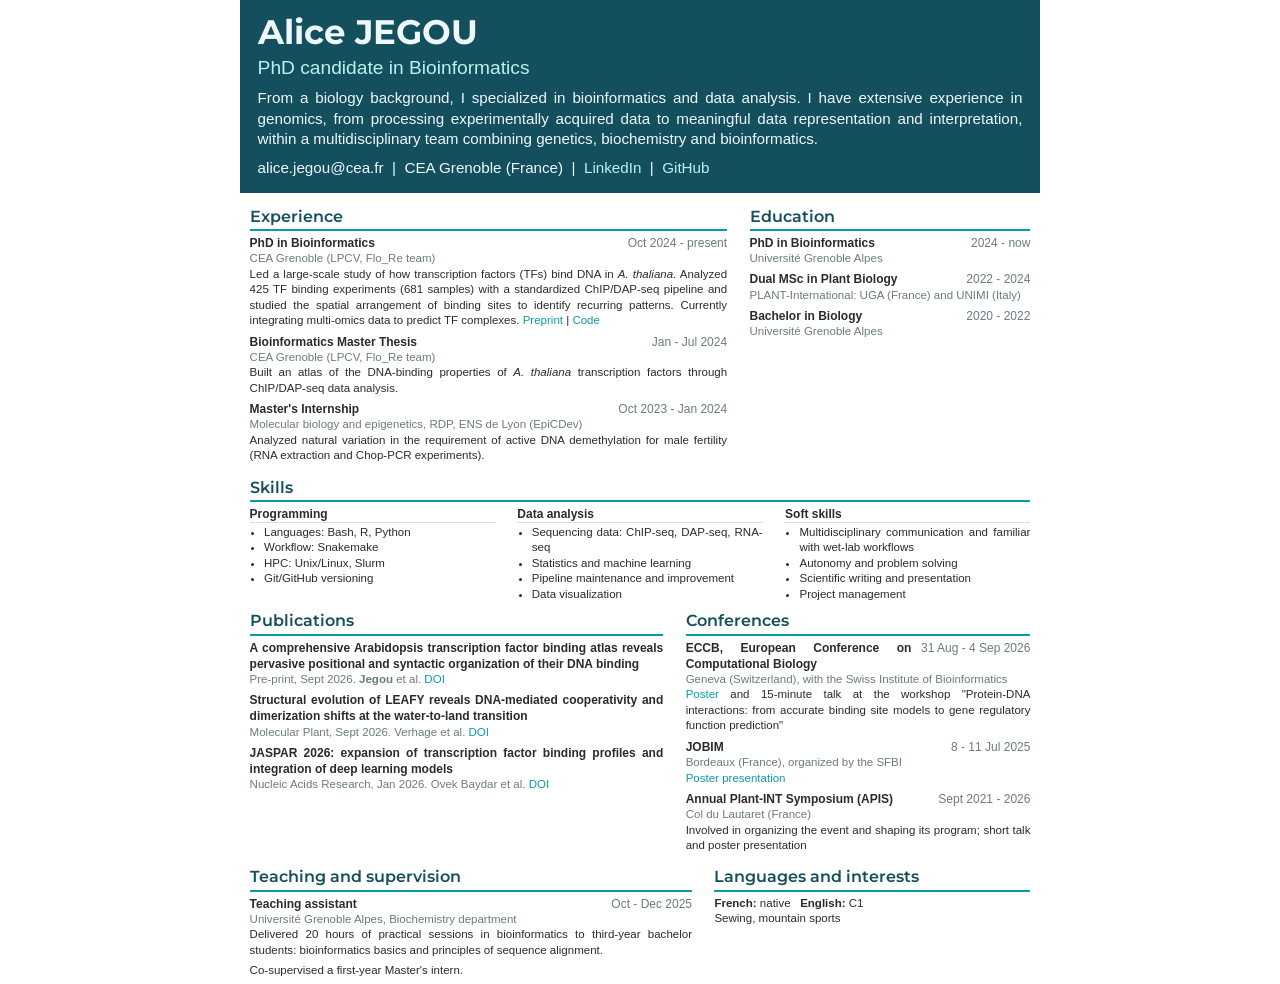
<file: index.html>
<!DOCTYPE html>
<html lang="en">
<head>
<meta charset="UTF-8">
<meta name="viewport" content="width=device-width, initial-scale=1.0">
<title>Alice_JEGOU_Resume_2026</title>
<link href="https://fonts.googleapis.com/css2?family=Montserrat:wght@400;600;700&display=swap" rel="stylesheet">
<style>
  :root { --dark: #134F5C; --accent: #0A9BAA; --pale: #BFEFF3; --grey: #6b7b80; }
  @page { size: A4; margin: 7mm; }
  * { box-sizing: border-box; }
  body {
    font-family: Calibri, 'Segoe UI', Arial, sans-serif;
    text-align: justify;
    line-height: 1.35;
    color: #2b2b2b;
    max-width: 50rem;
    margin: 0 auto;
    -webkit-print-color-adjust: exact;
    print-color-adjust: exact;
  }
  header { background: var(--dark); color: aliceblue; padding: 0.9rem 1.1rem; }
  h1 {
    font-family: 'Montserrat', sans-serif;
    font-size: 2.1rem;
    font-weight: 700;
    line-height: 1.1;
    margin: 0;
  }
  .role { font-size: 1.2rem; color: var(--pale); margin: 0.2rem 0 0.5rem; }
  .pitch { font-size: 0.95rem; margin: 0 0 0.5rem; text-align: justify; }
  .contact { font-size: 0.95rem; margin: 0; }
  header a { color: var(--pale); }
  main { padding: 0.3rem 0.6rem; }
  h2 {
    font-family: 'Montserrat', sans-serif;
    font-size: 1rem;
    font-weight: 600;
    color: var(--dark);
    border-bottom: 2px solid var(--accent);
    margin: 0.5rem 0 0.25rem;
    padding-bottom: 0.1rem;
  }
  h3 {
    display: flex;
    justify-content: space-between;
    gap: 0.6rem;
    font-size: 0.75rem;
    margin: 0;
  }
  .date { font-weight: 400; color: var(--grey); white-space: nowrap; }
  h4 { font-size: 0.72rem; font-weight: 400; color: var(--grey); margin: 0; }
  p { font-size: 0.72rem; margin: 0; }
  a { color: var(--accent); text-decoration: none; }
  a:hover { text-decoration: underline; }
  .item { margin-bottom: 0.3rem; }
  .row { display: grid; gap: 0 1.4rem; }
  .cols-a { grid-template-columns: 1.7fr 1fr; }
  .cols-b { grid-template-columns: 1.2fr 1fr; }
  .cols-c { grid-template-columns: 1.4fr 1fr; }
  .skills { display: grid; grid-template-columns: repeat(3, 1fr); gap: 0 1.4rem; }
  .skills h3 { border-bottom: 1px solid #ddd; margin-bottom: 0.1rem; }
  ul { margin: 0; padding-left: 0.9rem; }
  li { font-size: 0.72rem; }
  @media (max-width: 40rem) {
    .row, .skills { grid-template-columns: 1fr; }
  }
</style>
</head>

<body>
<header>
  <h1>Alice JEGOU</h1>
  <div class="role">PhD candidate in Bioinformatics</div>
  <p class="pitch">
    From a biology background, I specialized in bioinformatics and data
    analysis. I have extensive experience in genomics, from processing
    experimentally acquired data to meaningful data representation
    and interpretation, within a multidisciplinary team combining genetics,
    biochemistry and bioinformatics.
  </p>
  <p class="contact">
    alice.jegou@cea.fr &nbsp;|&nbsp; CEA Grenoble (France) &nbsp;|&nbsp;
    <a href="https://www.linkedin.com/in/alice-jegou-9a885a200/"
       target="_blank">LinkedIn</a> &nbsp;|&nbsp;
    <a href="https://github.com/alicejegou" target="_blank">GitHub</a>
  </p>
</header>

<main>
  <div class="row cols-a">
    <section>
      <h2>Experience</h2>
      <div class="item">
        <h3>PhD in Bioinformatics <span class="date">Oct 2024 - present</span></h3>
        <h4>CEA Grenoble (LPCV, Flo_Re team)</h4>
        <p>
          Led a large-scale study of how transcription factors (TFs) bind DNA
          in <i>A. thaliana</i>. Analyzed 425 TF binding experiments
          (681 samples) with a standardized ChIP/DAP-seq pipeline and studied
          the spatial arrangement of binding sites to identify recurring
          patterns. Currently integrating multi-omics data to predict TF
          complexes.
          <a href="https://doi.org/10.64898/2026.09.23.753179"
             target="_blank">Preprint</a> |
          <a href="https://github.com/Bioinfo-LPCV-RDF/TF_genomic_analysis_v2"
             target="_blank">Code</a>
        </p>
      </div>
      <div class="item">
        <h3>Bioinformatics Master Thesis <span class="date">Jan - Jul 2024</span></h3>
        <h4>CEA Grenoble (LPCV, Flo_Re team)</h4>
        <p>
            Built an atlas of the DNA-binding properties of <i>A. thaliana</i>
            transcription factors through ChIP/DAP-seq data analysis.
        </p>
      </div>
      <div class="item">
        <h3>Master's Internship <span class="date">Oct 2023 - Jan 2024</span></h3>
        <h4>Molecular biology and epigenetics, RDP, ENS de Lyon (EpiCDev)</h4>
        <p>
            Analyzed natural variation in the requirement of active DNA
            demethylation for male fertility (RNA extraction and Chop-PCR
            experiments).
          </p>
      </div>
    </section>

    <section>
      <h2>Education</h2>
      <div class="item">
        <h3>PhD in Bioinformatics <span class="date">2024 - now</span></h3>
        <h4>Université Grenoble Alpes</h4>
      </div>
      <div class="item">
        <h3>Dual MSc in Plant Biology <span class="date">2022 - 2024</span></h3>
        <h4>PLANT-International: UGA (France) and UNIMI (Italy)</h4>
      </div>
      <div class="item">
        <h3>Bachelor in Biology <span class="date">2020 - 2022</span></h3>
        <h4>Université Grenoble Alpes</h4>
      </div>
    </section>
  </div>

  <section>
    <h2>Skills</h2>
    <div class="skills">
      <div>
        <h3>Programming</h3>
        <ul>
          <li>Languages: Bash, R, Python</li>
          <li>Workflow: Snakemake</li>
          <li>HPC: Unix/Linux, Slurm</li>
          <li>Git/GitHub versioning</li>
        </ul>
      </div>
      <div>
        <h3>Data analysis</h3>
        <ul>
          <li>Sequencing data: ChIP-seq, DAP-seq, RNA-seq</li>
          <li>Statistics and machine learning</li>
          <li>Pipeline maintenance and improvement</li>
          <li>Data visualization</li>
        </ul>
      </div>
      <div>
        <h3>Soft skills</h3>
        <ul>
          <li>Multidisciplinary communication and familiar with wet-lab workflows</li>
          <li>Autonomy and problem solving</li>
          <li>Scientific writing and presentation</li>
          <li>Project management</li>
        </ul>
      </div>
    </div>
  </section>

  <div class="row cols-b">
    <section>
      <h2>Publications</h2>
      <div class="item">
        <h3>A comprehensive Arabidopsis transcription factor binding atlas
          reveals pervasive positional and syntactic organization of their
          DNA binding</h3>
        <h4>Pre-print, Sept 2026. <b>Jegou</b> et al.
          <a href="https://doi.org/10.64898/2026.09.23.753179"
             target="_blank">DOI</a></h4>
      </div>
      <div class="item">
        <h3>Structural evolution of LEAFY reveals DNA-mediated cooperativity
          and dimerization shifts at the water-to-land transition</h3>
        <h4>Molecular Plant, Sept 2026. Verhage et al.
          <a href="https://doi.org/10.1016/j.molp.2026.09.009"
             target="_blank">DOI</a></h4>
      </div>
      <div class="item">
        <h3>JASPAR 2026: expansion of transcription factor binding profiles
          and integration of deep learning models</h3>
        <h4>Nucleic Acids Research, Jan 2026. Ovek Baydar et al.
          <a href="https://doi.org/10.1093/nar/gkaf1209"
             target="_blank">DOI</a></h4>
      </div>
    </section>

    <section>
      <h2>Conferences</h2>
      <div class="item">
        <h3>ECCB, European Conference on Computational Biology
          <span class="date">31 Aug - 4 Sep 2026</span></h3>
        <h4>Geneva (Switzerland), with the Swiss Institute of
          Bioinformatics</h4>
        <p>
          <a href="https://github.com/alicejegou/ECCB_2026_poster/blob/main/ECCB2026_Alice_JEGOU_poster.pdf"
             target="_blank">Poster</a> and 15-minute talk at the workshop
          "Protein-DNA interactions: from accurate binding site models to
          gene regulatory function prediction"
        </p>
      </div>
      <div class="item">
        <h3>JOBIM <span class="date">8 - 11 Jul 2025</span></h3>
        <h4>Bordeaux (France), organized by the SFBI</h4>
        <p>
          <a href="https://github.com/alicejegou/JOBIM_2025_poster/blob/main/poster_JOBIM2025_git.pdf"
             target="_blank">Poster presentation</a>
        </p>
      </div>
      <div class="item">
        <h3>Annual Plant-INT Symposium (APIS)
          <span class="date">Sept 2021 - 2026</span></h3>
        <h4>Col du Lautaret (France)</h4>
        <p>
          Involved in organizing the event and shaping its program; short
          talk and poster presentation
        </p>
      </div>
    </section>
  </div>

  <div class="row cols-c">
    <section>
      <h2>Teaching and supervision</h2>
      <div class="item">
        <h3>Teaching assistant <span class="date">Oct - Dec 2025</span></h3>
        <h4>Université Grenoble Alpes, Biochemistry department</h4>
        <p>
          Delivered 20 hours of practical sessions in bioinformatics to
          third-year bachelor students: bioinformatics basics and principles
          of sequence alignment.
        </p>
      </div>
      <p>Co-supervised a first-year Master's intern.</p>
    </section>

    <section>
      <h2>Languages and interests</h2>
      <p><b>French:</b> native &nbsp; <b>English:</b> C1</p>
      <p>Sewing, mountain sports</p>
    </section>
  </div>
</main>
</body>
</html>
</file>
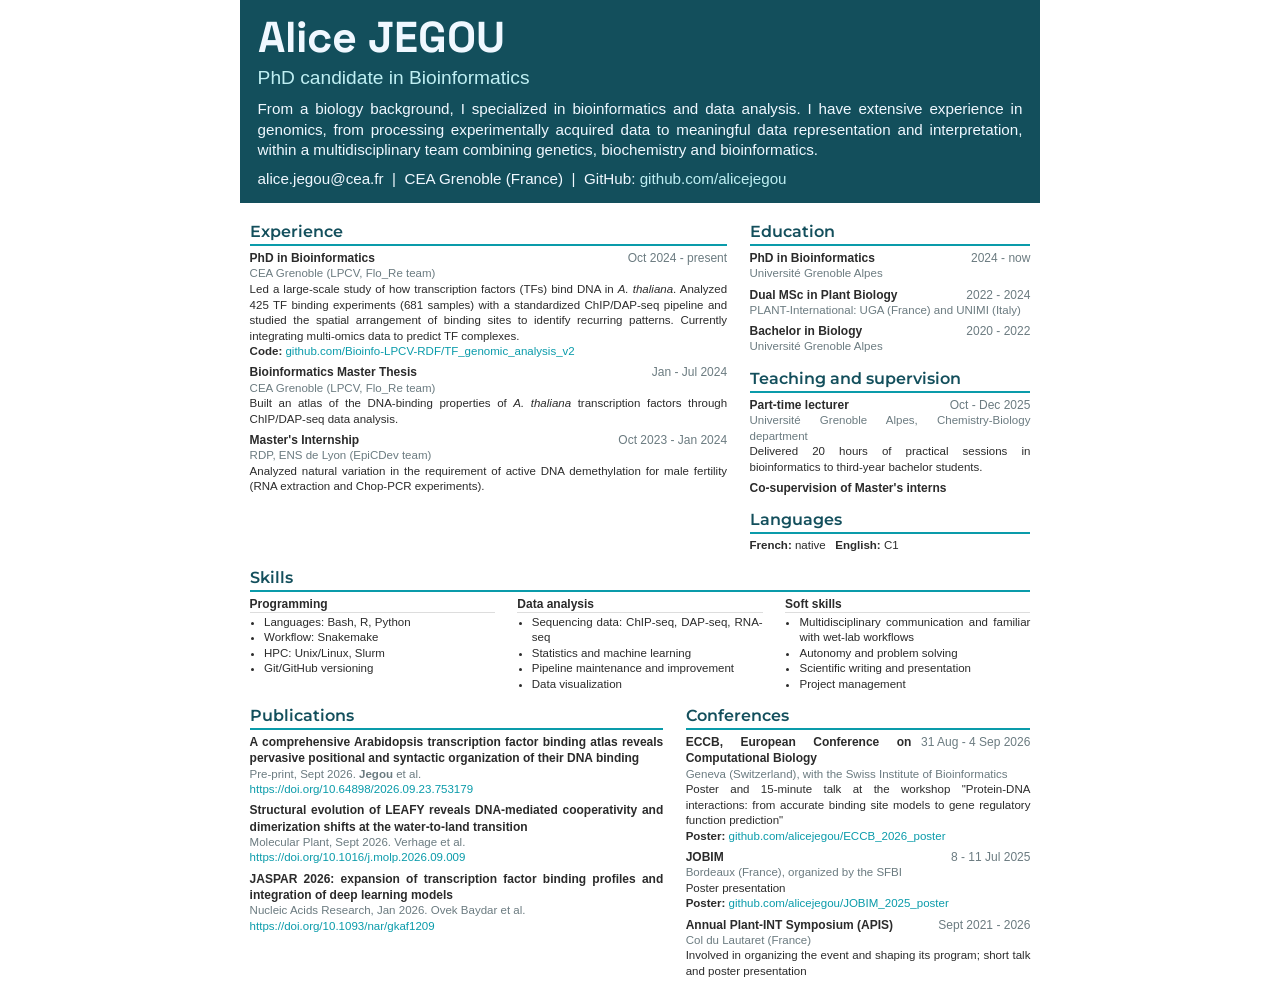
<file: en/index.html>
<!DOCTYPE html>
<html lang="en">
<head>
<meta charset="UTF-8">
<meta name="viewport" content="width=device-width, initial-scale=1.0">
<title>Alice_JEGOU_Resume_2026</title>
<link href="https://fonts.googleapis.com/css2?family=Montserrat:wght@400;600;700&family=Space+Grotesk:wght@700&display=swap"
      rel="stylesheet">
<style>
  :root { --dark: #134F5C; --accent: #0A9BAA; --pale: #BFEFF3; --grey: #6b7b80; }
  @page { size: A4; margin: 7mm; }
  * { box-sizing: border-box; }
  body {
    font-family: Calibri, 'Segoe UI', Arial, sans-serif;
    text-align: justify;
    line-height: 1.35;
    color: #2b2b2b;
    max-width: 50rem;
    margin: 0 auto;
    -webkit-print-color-adjust: exact;
    print-color-adjust: exact;
  }
  header { background: var(--dark); color: aliceblue; padding: 0.9rem 1.1rem; }
  h1 {
    font-family: 'Space Grotesk', 'Montserrat', sans-serif;
    font-size: 2.7rem;
    font-weight: 700;
    line-height: 1.1;
    margin: 0;
  }
  .role { font-size: 1.2rem; color: var(--pale); margin: 0.2rem 0 0.5rem; }
  .pitch { font-size: 0.95rem; margin: 0 0 0.5rem; text-align: justify; }
  .contact { font-size: 0.95rem; margin: 0; text-align: left; }
  header a { color: var(--pale); }
  main { padding: 0.3rem 0.6rem; }
  h2 {
    font-family: 'Montserrat', sans-serif;
    font-size: 1rem;
    font-weight: 600;
    color: var(--dark);
    border-bottom: 2px solid var(--accent);
    margin: 0.8rem 0 0.25rem;
    padding-bottom: 0.1rem;
  }
  h3 {
    display: flex;
    justify-content: space-between;
    gap: 0.6rem;
    font-size: 0.75rem;
    margin: 0;
  }
  .date { font-weight: 400; color: var(--grey); white-space: nowrap; }
  h4 { font-size: 0.72rem; font-weight: 400; color: var(--grey); margin: 0; }
  p { font-size: 0.72rem; margin: 0; }
  a { color: var(--accent); text-decoration: none; overflow-wrap: anywhere; }
  a:hover { text-decoration: underline; }
  .item { margin-bottom: 0.3rem; }
  .row { display: grid; gap: 0 1.4rem; }
  .cols-a { grid-template-columns: 1.7fr 1fr; }
  .cols-b { grid-template-columns: 1.2fr 1fr; }
  .skills { display: grid; grid-template-columns: repeat(3, 1fr); gap: 0 1.4rem; }
  .skills h3 { border-bottom: 1px solid #ddd; margin-bottom: 0.1rem; }
  ul { margin: 0; padding-left: 0.9rem; }
  li { font-size: 0.72rem; }
  @media (max-width: 40rem) {
    .row, .skills { grid-template-columns: 1fr; }
  }
</style>
</head>

<body>
<header>
  <h1>Alice JEGOU</h1>
  <div class="role">PhD candidate in Bioinformatics</div>
  <p class="pitch">
    From a biology background, I specialized in bioinformatics and data
    analysis. I have extensive experience in genomics, from processing
    experimentally acquired data to meaningful data representation
    and interpretation, within a multidisciplinary team combining genetics,
    biochemistry and bioinformatics.
  </p>
  <p class="contact">
    alice.jegou@cea.fr &nbsp;|&nbsp; CEA Grenoble (France) &nbsp;|&nbsp;
    GitHub:
    <a href="https://github.com/alicejegou"
       target="_blank">github.com/alicejegou</a>
  </p>
</header>

<main>
  <div class="row cols-a">
    <section>
      <h2>Experience</h2>
      <div class="item">
        <h3>PhD in Bioinformatics <span class="date">Oct 2024 - present</span></h3>
        <h4>CEA Grenoble (LPCV, Flo_Re team)</h4>
        <p>
          Led a large-scale study of how transcription factors (TFs) bind DNA
          in <i>A. thaliana</i>. Analyzed 425 TF binding experiments
          (681 samples) with a standardized ChIP/DAP-seq pipeline and studied
          the spatial arrangement of binding sites to identify recurring
          patterns. Currently integrating multi-omics data to predict TF
          complexes.
        </p>
        <p>
          <b>Code:</b>
          <a href="https://github.com/Bioinfo-LPCV-RDF/TF_genomic_analysis_v2"
             target="_blank"
             >github.com/Bioinfo-LPCV-RDF/TF_genomic_analysis_v2</a>
        </p>
      </div>
      <div class="item">
        <h3>Bioinformatics Master Thesis <span class="date">Jan - Jul 2024</span></h3>
        <h4>CEA Grenoble (LPCV, Flo_Re team)</h4>
        <p>
            Built an atlas of the DNA-binding properties of <i>A. thaliana</i>
            transcription factors through ChIP/DAP-seq data analysis.
        </p>
      </div>
      <div class="item">
        <h3>Master's Internship <span class="date">Oct 2023 - Jan 2024</span></h3>
        <h4>RDP, ENS de Lyon (EpiCDev team)</h4>
        <p>
            Analyzed natural variation in the requirement of active DNA
            demethylation for male fertility (RNA extraction and Chop-PCR
            experiments).
          </p>
      </div>
    </section>

    <section>
      <h2>Education</h2>
      <div class="item">
        <h3>PhD in Bioinformatics <span class="date">2024 - now</span></h3>
        <h4>Université Grenoble Alpes</h4>
      </div>
      <div class="item">
        <h3>Dual MSc in Plant Biology <span class="date">2022 - 2024</span></h3>
        <h4>PLANT-International: UGA (France) and UNIMI (Italy)</h4>
      </div>
      <div class="item">
        <h3>Bachelor in Biology <span class="date">2020 - 2022</span></h3>
        <h4>Université Grenoble Alpes</h4>
      </div>

      <h2>Teaching and supervision</h2>
      <div class="item">
        <h3>Part-time lecturer <span class="date">Oct - Dec 2025</span></h3>
        <h4>Université Grenoble Alpes, Chemistry-Biology department</h4>
        <p>
          Delivered 20 hours of practical sessions in bioinformatics to
          third-year bachelor students.
        </p>
      </div>
      <div class="item">
        <h3>Co-supervision of Master's interns</h3>
      </div>

      <h2>Languages</h2>
      <p><b>French:</b> native &nbsp; <b>English:</b> C1</p>
    </section>
  </div>

  <section>
    <h2>Skills</h2>
    <div class="skills">
      <div>
        <h3>Programming</h3>
        <ul>
          <li>Languages: Bash, R, Python</li>
          <li>Workflow: Snakemake</li>
          <li>HPC: Unix/Linux, Slurm</li>
          <li>Git/GitHub versioning</li>
        </ul>
      </div>
      <div>
        <h3>Data analysis</h3>
        <ul>
          <li>Sequencing data: ChIP-seq, DAP-seq, RNA-seq</li>
          <li>Statistics and machine learning</li>
          <li>Pipeline maintenance and improvement</li>
          <li>Data visualization</li>
        </ul>
      </div>
      <div>
        <h3>Soft skills</h3>
        <ul>
          <li>Multidisciplinary communication and familiar with wet-lab workflows</li>
          <li>Autonomy and problem solving</li>
          <li>Scientific writing and presentation</li>
          <li>Project management</li>
        </ul>
      </div>
    </div>
  </section>

  <div class="row cols-b">
    <section>
      <h2>Publications</h2>
      <div class="item">
        <h3>A comprehensive Arabidopsis transcription factor binding atlas
          reveals pervasive positional and syntactic organization of their
          DNA binding</h3>
        <h4>Pre-print, Sept 2026. <b>Jegou</b> et al.<br>
          <a href="https://doi.org/10.64898/2026.09.23.753179"
             target="_blank">https://doi.org/10.64898/2026.09.23.753179</a></h4>
      </div>
      <div class="item">
        <h3>Structural evolution of LEAFY reveals DNA-mediated cooperativity
          and dimerization shifts at the water-to-land transition</h3>
        <h4>Molecular Plant, Sept 2026. Verhage et al.<br>
          <a href="https://doi.org/10.1016/j.molp.2026.09.009"
             target="_blank">https://doi.org/10.1016/j.molp.2026.09.009</a></h4>
      </div>
      <div class="item">
        <h3>JASPAR 2026: expansion of transcription factor binding profiles
          and integration of deep learning models</h3>
        <h4>Nucleic Acids Research, Jan 2026. Ovek Baydar et al.<br>
          <a href="https://doi.org/10.1093/nar/gkaf1209"
             target="_blank">https://doi.org/10.1093/nar/gkaf1209</a></h4>
      </div>
    </section>

    <section>
      <h2>Conferences</h2>
      <div class="item">
        <h3>ECCB, European Conference on Computational Biology
          <span class="date">31 Aug - 4 Sep 2026</span></h3>
        <h4>Geneva (Switzerland), with the Swiss Institute of
          Bioinformatics</h4>
        <p>
          Poster and 15-minute talk at the workshop "Protein-DNA
          interactions: from accurate binding site models to gene regulatory
          function prediction"<br>
          <b>Poster:</b>
          <a href="https://github.com/alicejegou/ECCB_2026_poster/blob/main/ECCB2026_Alice_JEGOU_poster.pdf"
             target="_blank">github.com/alicejegou/ECCB_2026_poster</a>
        </p>
      </div>
      <div class="item">
        <h3>JOBIM <span class="date">8 - 11 Jul 2025</span></h3>
        <h4>Bordeaux (France), organized by the SFBI</h4>
        <p>
          Poster presentation<br>
          <b>Poster:</b>
          <a href="https://github.com/alicejegou/JOBIM_2025_poster/blob/main/poster_JOBIM2025_git.pdf"
             target="_blank">github.com/alicejegou/JOBIM_2025_poster</a>
        </p>
      </div>
      <div class="item">
        <h3>Annual Plant-INT Symposium (APIS)
          <span class="date">Sept 2021 - 2026</span></h3>
        <h4>Col du Lautaret (France)</h4>
        <p>
          Involved in organizing the event and shaping its program; short
          talk and poster presentation
        </p>
      </div>
    </section>
  </div>
</main>
</body>
</html>
</file>
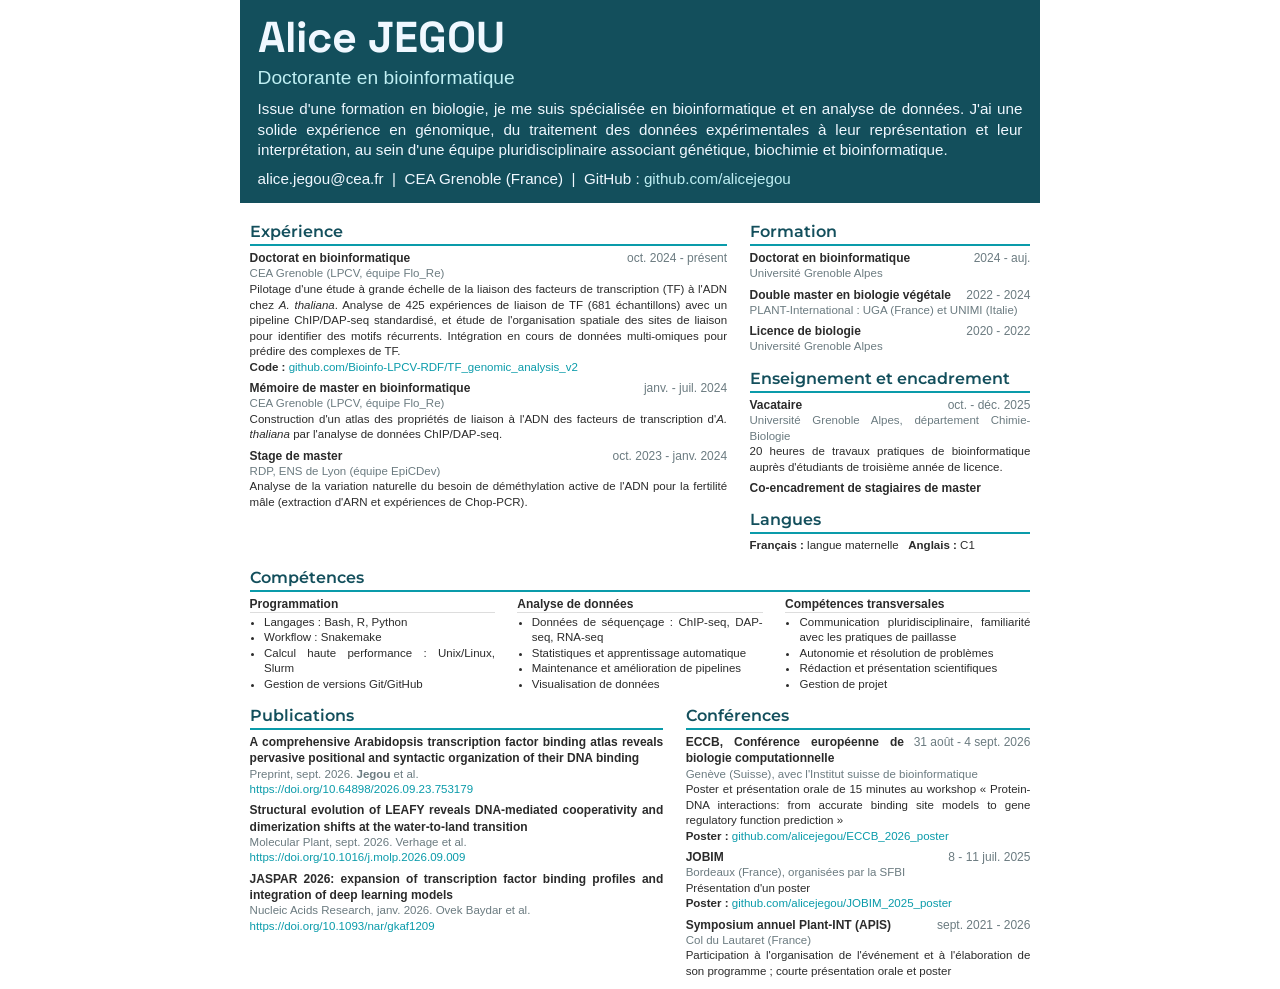
<file: fr/index.html>
<!DOCTYPE html>
<html lang="fr">
<head>
<meta charset="UTF-8">
<meta name="viewport" content="width=device-width, initial-scale=1.0">
<title>Alice_JEGOU_CV_2026</title>
<link href="https://fonts.googleapis.com/css2?family=Montserrat:wght@400;600;700&family=Space+Grotesk:wght@700&display=swap"
      rel="stylesheet">
<style>
  :root { --dark: #134F5C; --accent: #0A9BAA; --pale: #BFEFF3; --grey: #6b7b80; }
  @page { size: A4; margin: 7mm; }
  * { box-sizing: border-box; }
  body {
    font-family: Calibri, 'Segoe UI', Arial, sans-serif;
    text-align: justify;
    line-height: 1.35;
    color: #2b2b2b;
    max-width: 50rem;
    margin: 0 auto;
    -webkit-print-color-adjust: exact;
    print-color-adjust: exact;
  }
  header { background: var(--dark); color: aliceblue; padding: 0.9rem 1.1rem; }
  h1 {
    font-family: 'Space Grotesk', 'Montserrat', sans-serif;
    font-size: 2.7rem;
    font-weight: 700;
    line-height: 1.1;
    margin: 0;
  }
  .role { font-size: 1.2rem; color: var(--pale); margin: 0.2rem 0 0.5rem; }
  .pitch { font-size: 0.95rem; margin: 0 0 0.5rem; text-align: justify; }
  .contact { font-size: 0.95rem; margin: 0; text-align: left; }
  header a { color: var(--pale); }
  main { padding: 0.3rem 0.6rem; }
  h2 {
    font-family: 'Montserrat', sans-serif;
    font-size: 1rem;
    font-weight: 600;
    color: var(--dark);
    border-bottom: 2px solid var(--accent);
    margin: 0.8rem 0 0.25rem;
    padding-bottom: 0.1rem;
  }
  h3 {
    display: flex;
    justify-content: space-between;
    gap: 0.6rem;
    font-size: 0.75rem;
    margin: 0;
  }
  .date { font-weight: 400; color: var(--grey); white-space: nowrap; }
  h4 { font-size: 0.72rem; font-weight: 400; color: var(--grey); margin: 0; }
  p { font-size: 0.72rem; margin: 0; }
  a { color: var(--accent); text-decoration: none; overflow-wrap: anywhere; }
  a:hover { text-decoration: underline; }
  .item { margin-bottom: 0.3rem; }
  .row { display: grid; gap: 0 1.4rem; }
  .cols-a { grid-template-columns: 1.7fr 1fr; }
  .cols-b { grid-template-columns: 1.2fr 1fr; }
  .skills { display: grid; grid-template-columns: repeat(3, 1fr); gap: 0 1.4rem; }
  .skills h3 { border-bottom: 1px solid #ddd; margin-bottom: 0.1rem; }
  ul { margin: 0; padding-left: 0.9rem; }
  li { font-size: 0.72rem; }
  @media (max-width: 40rem) {
    .row, .skills { grid-template-columns: 1fr; }
  }
</style>
</head>

<body>
<header>
  <h1>Alice JEGOU</h1>
  <div class="role">Doctorante en bioinformatique</div>
  <p class="pitch">
    Issue d'une formation en biologie, je me suis spécialisée en
    bioinformatique et en analyse de données. J'ai une solide expérience en
    génomique, du traitement des données expérimentales à leur représentation
    et leur interprétation, au sein d'une équipe pluridisciplinaire associant
    génétique, biochimie et bioinformatique.
  </p>
  <p class="contact">
    alice.jegou@cea.fr &nbsp;|&nbsp; CEA Grenoble (France) &nbsp;|&nbsp;
    GitHub&nbsp;:
    <a href="https://github.com/alicejegou"
       target="_blank">github.com/alicejegou</a>
  </p>
</header>

<main>
  <div class="row cols-a">
    <section>
      <h2>Expérience</h2>
      <div class="item">
        <h3>Doctorat en bioinformatique
          <span class="date">oct. 2024 - présent</span></h3>
        <h4>CEA Grenoble (LPCV, équipe Flo_Re)</h4>
        <p>
          Pilotage d'une étude à grande échelle de la liaison des facteurs de
          transcription (TF) à l'ADN chez <i>A. thaliana</i>. Analyse de 425
          expériences de liaison de TF (681 échantillons) avec un pipeline
          ChIP/DAP-seq standardisé, et étude de l'organisation spatiale des
          sites de liaison pour identifier des motifs récurrents. Intégration
          en cours de données multi-omiques pour prédire des complexes de TF.
        </p>
        <p>
          <b>Code&nbsp;:</b>
          <a href="https://github.com/Bioinfo-LPCV-RDF/TF_genomic_analysis_v2"
             target="_blank"
             >github.com/Bioinfo-LPCV-RDF/TF_genomic_analysis_v2</a>
        </p>
      </div>
      <div class="item">
        <h3>Mémoire de master en bioinformatique
          <span class="date">janv. - juil. 2024</span></h3>
        <h4>CEA Grenoble (LPCV, équipe Flo_Re)</h4>
        <p>
            Construction d'un atlas des propriétés de liaison à l'ADN des
            facteurs de transcription d'<i>A. thaliana</i> par l'analyse de
            données ChIP/DAP-seq.
        </p>
      </div>
      <div class="item">
        <h3>Stage de master
          <span class="date">oct. 2023 - janv. 2024</span></h3>
        <h4>RDP, ENS de Lyon (équipe EpiCDev)</h4>
        <p>
            Analyse de la variation naturelle du besoin de déméthylation
            active de l'ADN pour la fertilité mâle (extraction d'ARN et
            expériences de Chop-PCR).
          </p>
      </div>
    </section>

    <section>
      <h2>Formation</h2>
      <div class="item">
        <h3>Doctorat en bioinformatique
          <span class="date">2024 - auj.</span></h3>
        <h4>Université Grenoble Alpes</h4>
      </div>
      <div class="item">
        <h3>Double master en biologie végétale
          <span class="date">2022 - 2024</span></h3>
        <h4>PLANT-International&nbsp;: UGA (France) et UNIMI (Italie)</h4>
      </div>
      <div class="item">
        <h3>Licence de biologie <span class="date">2020 - 2022</span></h3>
        <h4>Université Grenoble Alpes</h4>
      </div>

      <h2>Enseignement et encadrement</h2>
      <div class="item">
        <h3>Vacataire <span class="date">oct. - déc. 2025</span></h3>
        <h4>Université Grenoble Alpes, département Chimie-Biologie</h4>
        <p>
          20 heures de travaux pratiques de bioinformatique auprès
          d'étudiants de troisième année de licence.
        </p>
      </div>
      <div class="item">
        <h3>Co-encadrement de stagiaires de master</h3>
      </div>

      <h2>Langues</h2>
      <p><b>Français&nbsp;:</b> langue maternelle &nbsp;
        <b>Anglais&nbsp;:</b> C1</p>
    </section>
  </div>

  <section>
    <h2>Compétences</h2>
    <div class="skills">
      <div>
        <h3>Programmation</h3>
        <ul>
          <li>Langages&nbsp;: Bash, R, Python</li>
          <li>Workflow&nbsp;: Snakemake</li>
          <li>Calcul haute performance&nbsp;: Unix/Linux, Slurm</li>
          <li>Gestion de versions Git/GitHub</li>
        </ul>
      </div>
      <div>
        <h3>Analyse de données</h3>
        <ul>
          <li>Données de séquençage&nbsp;: ChIP-seq, DAP-seq, RNA-seq</li>
          <li>Statistiques et apprentissage automatique</li>
          <li>Maintenance et amélioration de pipelines</li>
          <li>Visualisation de données</li>
        </ul>
      </div>
      <div>
        <h3>Compétences transversales</h3>
        <ul>
          <li>Communication pluridisciplinaire, familiarité avec les
            pratiques de paillasse</li>
          <li>Autonomie et résolution de problèmes</li>
          <li>Rédaction et présentation scientifiques</li>
          <li>Gestion de projet</li>
        </ul>
      </div>
    </div>
  </section>

  <div class="row cols-b">
    <section>
      <h2>Publications</h2>
      <div class="item">
        <h3>A comprehensive Arabidopsis transcription factor binding atlas
          reveals pervasive positional and syntactic organization of their
          DNA binding</h3>
        <h4>Preprint, sept. 2026. <b>Jegou</b> et al.<br>
          <a href="https://doi.org/10.64898/2026.09.23.753179"
             target="_blank">https://doi.org/10.64898/2026.09.23.753179</a></h4>
      </div>
      <div class="item">
        <h3>Structural evolution of LEAFY reveals DNA-mediated cooperativity
          and dimerization shifts at the water-to-land transition</h3>
        <h4>Molecular Plant, sept. 2026. Verhage et al.<br>
          <a href="https://doi.org/10.1016/j.molp.2026.09.009"
             target="_blank">https://doi.org/10.1016/j.molp.2026.09.009</a></h4>
      </div>
      <div class="item">
        <h3>JASPAR 2026: expansion of transcription factor binding profiles
          and integration of deep learning models</h3>
        <h4>Nucleic Acids Research, janv. 2026. Ovek Baydar et al.<br>
          <a href="https://doi.org/10.1093/nar/gkaf1209"
             target="_blank">https://doi.org/10.1093/nar/gkaf1209</a></h4>
      </div>
    </section>

    <section>
      <h2>Conférences</h2>
      <div class="item">
        <h3>ECCB, Conférence européenne de biologie computationnelle
          <span class="date">31 août - 4 sept. 2026</span></h3>
        <h4>Genève (Suisse), avec l'Institut suisse de bioinformatique</h4>
        <p>
          Poster et présentation orale de 15 minutes au workshop
          «&nbsp;Protein-DNA interactions: from accurate binding site models
          to gene regulatory function prediction&nbsp;»<br>
          <b>Poster&nbsp;:</b>
          <a href="https://github.com/alicejegou/ECCB_2026_poster/blob/main/ECCB2026_Alice_JEGOU_poster.pdf"
             target="_blank">github.com/alicejegou/ECCB_2026_poster</a>
        </p>
      </div>
      <div class="item">
        <h3>JOBIM <span class="date">8 - 11 juil. 2025</span></h3>
        <h4>Bordeaux (France), organisées par la SFBI</h4>
        <p>
          Présentation d'un poster<br>
          <b>Poster&nbsp;:</b>
          <a href="https://github.com/alicejegou/JOBIM_2025_poster/blob/main/poster_JOBIM2025_git.pdf"
             target="_blank">github.com/alicejegou/JOBIM_2025_poster</a>
        </p>
      </div>
      <div class="item">
        <h3>Symposium annuel Plant-INT (APIS)
          <span class="date">sept. 2021 - 2026</span></h3>
        <h4>Col du Lautaret (France)</h4>
        <p>
          Participation à l'organisation de l'événement et à l'élaboration de
          son programme&nbsp;; courte présentation orale et poster
        </p>
      </div>
    </section>
  </div>
</main>
</body>
</html>
</file>
